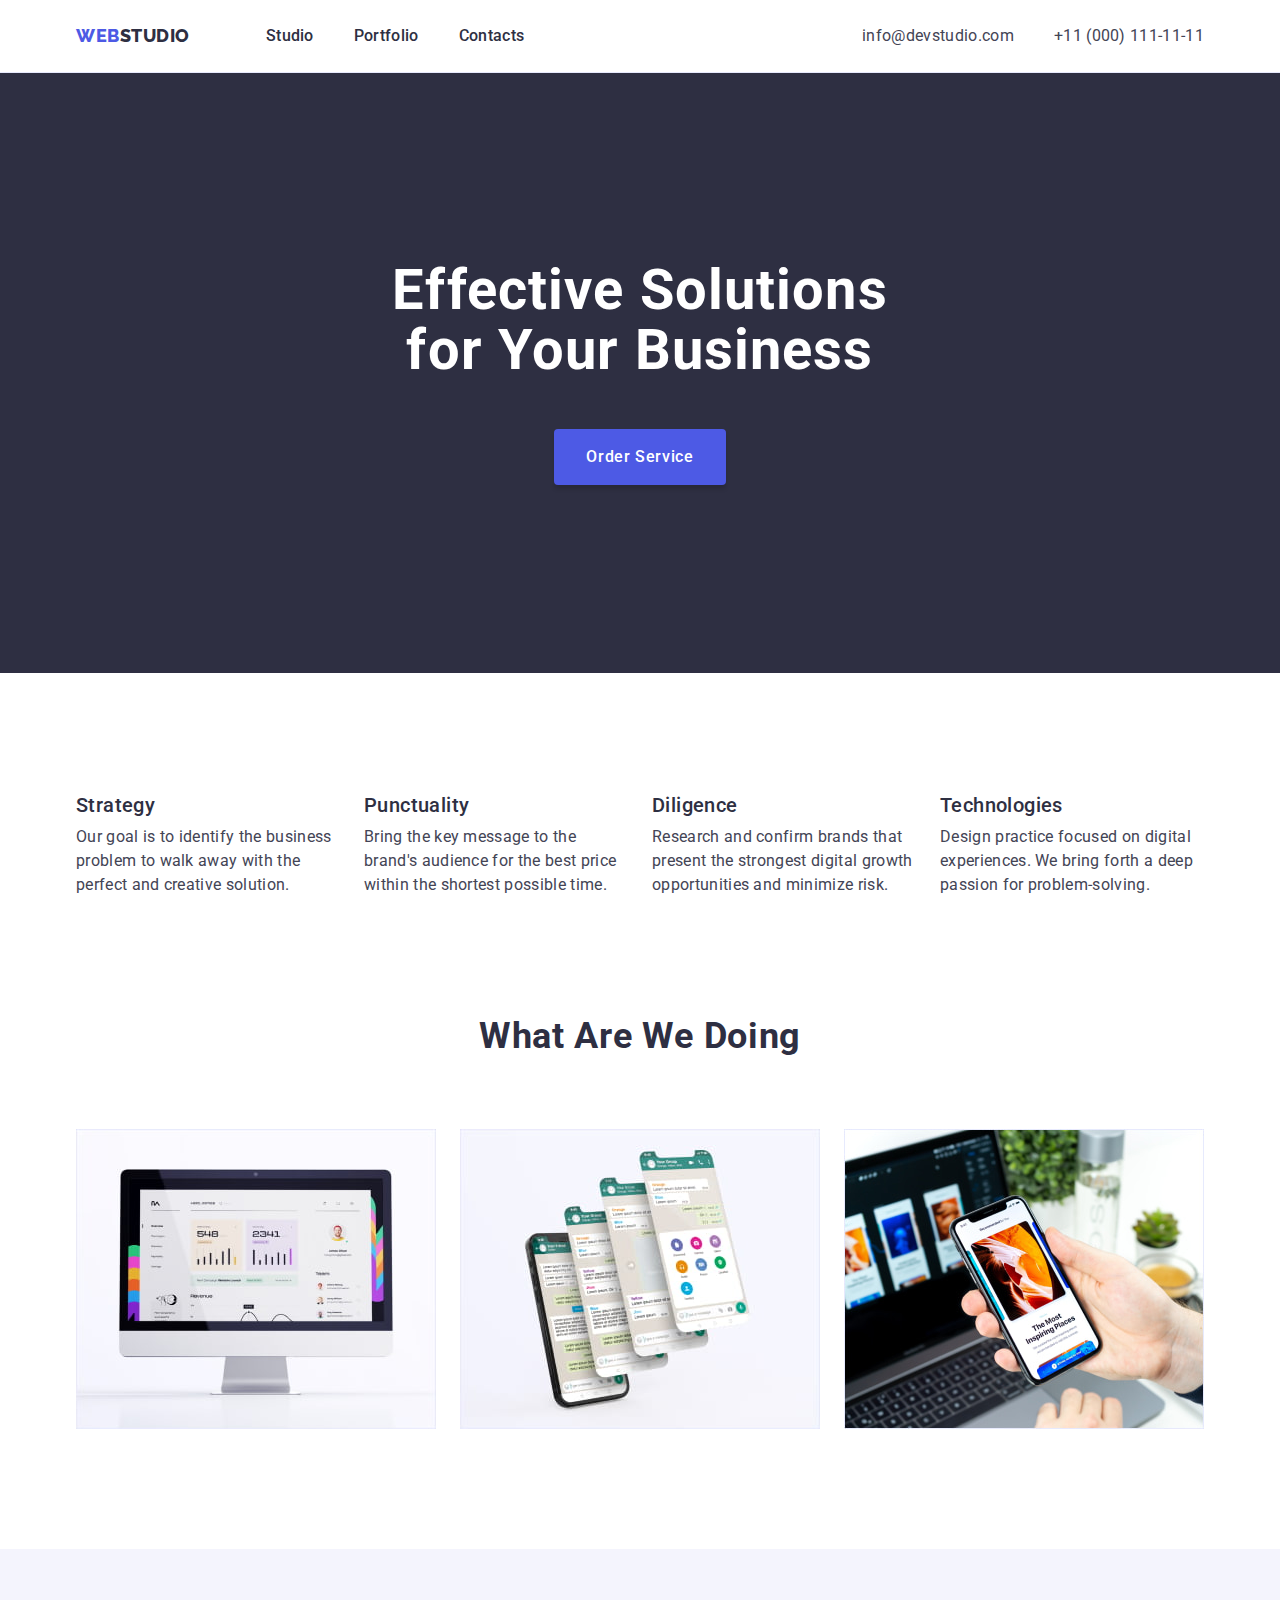
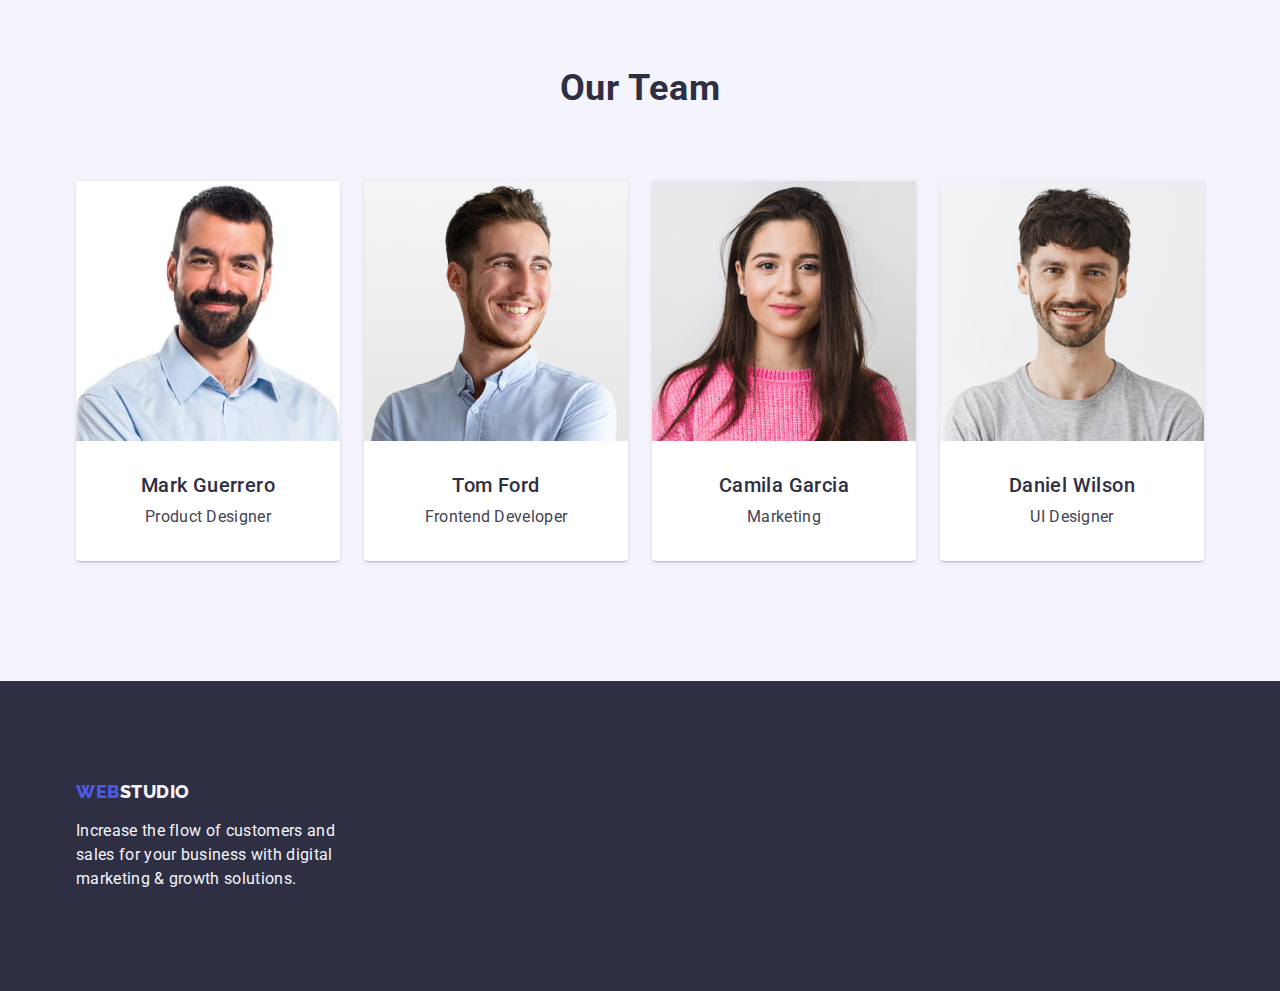
<file: index.html>
<!DOCTYPE html>
<html lang="en">
<head>
    <meta charset="UTF-8">
    <meta http-equiv="X-UA-Compatible" content="IE=edge">
    <meta name="viewport" content="width=device-width, initial-scale=1.0">
    <title>Effective Solutions for Your Business</title>
    <link rel="preconnect" href="https://fonts.googleapis.com">
    <link rel="preconnect" href="https://fonts.gstatic.com" crossorigin>
    <link href="https://fonts.googleapis.com/css2?family=Raleway:wght@800&display=swap" rel="stylesheet">
    <link href="https://fonts.googleapis.com/css2?family=Roboto:wght@400;500;700;900&display=swap" rel="stylesheet">
    <link
      rel="stylesheet"
      href="https://cdnjs.cloudflare.com/ajax/libs/modern-normalize/1.1.0/modern-normalize.min.css">
    <link rel="stylesheet" href="./css/styles.css">
</head>

<body>
    <header class="header">
        <div class="header-container container">
            <nav class="page-nav">
                <a href="./index.html" class="logo link">Web<span class="part-logo">Studio</span></a>
                <ul class="page-nav-left list">
                    <li>
                        <a href="./index.html" class="nav link">Studio</a>
                    </li>
                    <li>
                        <a href="./portfolio.html" class="nav link">Portfolio</a>
                    </li>
                    <li>
                        <a href="" class="nav link">Contacts</a>
                    </li>
                </ul>
            </nav>
            <address class="contacts">
                <ul class="page-nav-right list">
                    <li>
                        <a href="mailto:info@devstudio.com" class="contact-nav link">info@devstudio.com</a>
                    </li>
                    <li>
                        <a href="tel:+110001111111" class="contact-nav link">+11 (000) 111-11-11</a>
                    </li>
                </ul>
            </address>
        </div>
    </header>

    <main>
        <section class="title-section">
            <div class="title-container container">
                <h1 class="page-title">Effective Solutions for Your Business</h1>
                <button type="button" class="button-order">Order Service</button>
            </div>
        </section>

        <section class="desc-section">
            <div class="container">
                <h2 class="visually-hidden" hidden>Our description</h2>
                <ul class="desc-container list">
                     <li class="info-container">
                        <h3 class="sub-title">Strategy</h3>
                        <p class="info">Our goal is to identify the business problem to walk away with the perfect and creative solution.</p>
                    </li>
                    <li class="info-container">
                        <h3 class="sub-title">Punctuality</h3>
                        <p class="info">Bring the key message to the brand's audience for the best price within the shortest possible time.</p>
                    </li>
                    <li class="info-container">
                        <h3 class="sub-title">Diligence</h3>
                        <p class="info">Research and confirm brands that present the strongest digital growth opportunities and minimize risk.</p>
                    </li>
                    <li class="info-container">
                        <h3 class="sub-title">Technologies</h3>
                        <p class="info">Design practice focused on digital experiences. We bring forth a deep passion for problem-solving.</p>
                    </li>
                </ul>
            </div>
        </section>  

        <section class="img-section">
            <div class="container">
                <h2 class="second-title">What are we doing</h2>
                 <ul class="img-container list">
                    <li class="img-item">
                        <img src="./images/img1.jpg"  alt="Монітор на якому відображаеться аналітика юзерів" width="360" height="300">
                    </li>
                    <li class="img-item">
                        <img src="./images/img2.jpg"  alt="Mобільні телефони з чатами" width="360" height="300">
                    </li>
                    <li class="img-item">
                        <img src="./images/img3.jpg"  alt="На фоні стоїть ноутбук, в руках телефон, в якому відкрита інфо сторінка" width="360" height="300">
                    </li>
                </ul>
            </div>
        </section>

        <section class="team-card-section">
            <div class="container">
                <h2 class="title-ourteam">Our Team</h2>
                <ul class="team-container list">
                    <li class="card-content">
                        <img src="./images/Mark.jpg" alt="Photo of Mark Guerrero" width="264" height="260">
                        <div class="team-name">
                            <h3 class="sub-title">Mark Guerrero</h3>
                            <p class="info">Product Designer</p>
                        </div>
                    </li>
                    <li class="card-content">
                        <img src="./images/Tom.jpg" alt="Photo of Tom Ford" width="264" height="260">
                        <div class="team-name">
                            <h3 class="sub-title">Tom Ford</h3>
                            <p class="info">Frontend Developer</p>
                        </div>
                    </li>
                     <li class="card-content">
                        <img src="./images/Camila.jpg" alt="Photo of Camila Garcia" width="264" height="260">
                        <div class="team-name">
                            <h3 class="sub-title">Camila Garcia</h3>
                            <p class="info">Marketing</p>
                        </div>
                    </li>
                    <li class="card-content">
                        <img src="./images/Daniel.jpg" alt="Photo of Daniel Wilson" width="264" height="260">
                        <div class="team-name">
                            <h3 class="sub-title">Daniel Wilson</h3>
                            <p class="info">UI Designer</p>
                        </div>
                    </li>
                 </ul>
            </div>
        </section>
    </main>

    <footer class="footer">
            <div class="container">
                <a href="./index.html" class="footer-logo logo link">Web<span class="part-logo light-part">Studio</span></a>
                <p class="footer-desc">Increase the flow of customers and sales for your business with digital marketing & growth solutions.</p>
            </div>
    </footer>
</body>
</html>
</file>
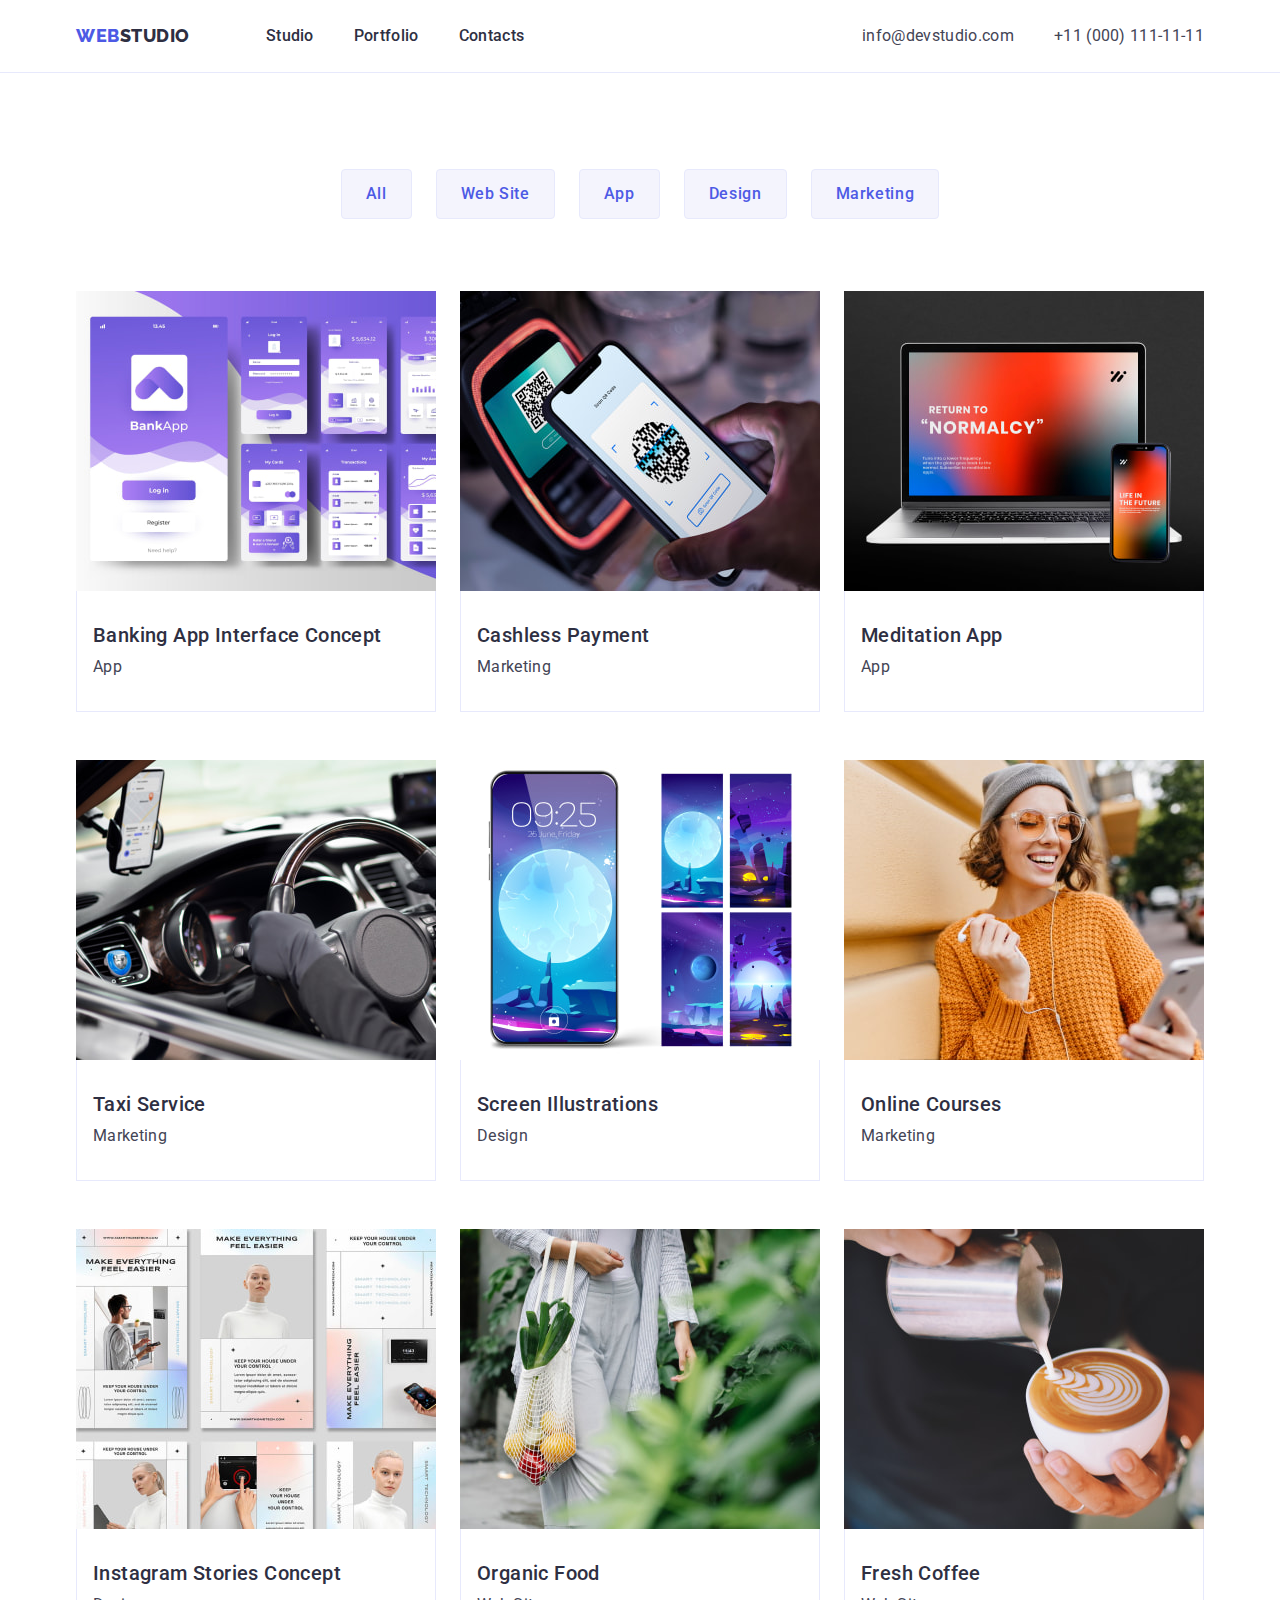
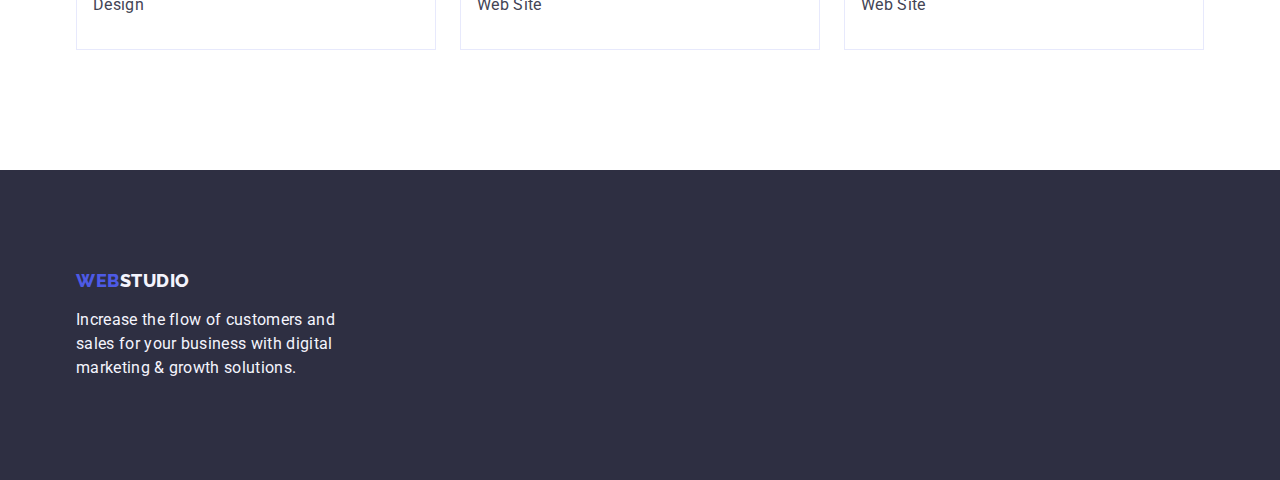
<file: portfolio.html>
<!DOCTYPE html>
<html lang="en">
<head>
    <meta charset="UTF-8">
    <meta http-equiv="X-UA-Compatible" content="IE=edge">
    <meta name="viewport" content="width=device-width, initial-scale=1.0">
    <title>Portfolio</title>
    <link rel="preconnect" href="https://fonts.googleapis.com">
    <link rel="preconnect" href="https://fonts.gstatic.com" crossorigin>
    <link href="https://fonts.googleapis.com/css2?family=Raleway:wght@800&display=swap" rel="stylesheet">
    <link href="https://fonts.googleapis.com/css2?family=Roboto:wght@400;500;700;900&display=swap" rel="stylesheet">
      <link
      rel="stylesheet"
      href="https://cdnjs.cloudflare.com/ajax/libs/modern-normalize/1.1.0/modern-normalize.min.css">
    <link rel="stylesheet" href="./css/styles.css">
    
</head>
<body>
    <header class="header">
        <div class="header-container container">
            <nav class="page-nav">
                <a href="./index.html" class="logo link">Web<span class="part-logo">Studio</span></a>
                <ul class="page-nav-left list">
                    <li>
                        <a href="./index.html" class="nav link">Studio</a>
                    </li>
                    <li>
                        <a href="./portfolio.html" class="nav link">Portfolio</a>
                    </li>
                    <li>
                        <a href="" class="nav link">Contacts</a>
                    </li>
                </ul>
            </nav>
            <address class="contacts">
                <ul class="page-nav-right list">
                    <li>
                        <a href="mailto:info@devstudio.com" class="contact-nav link">info@devstudio.com</a>
                    </li>
                    <li>
                        <a href="tel:+110001111111" class="contact-nav link">+11 (000) 111-11-11</a>
                    </li>
                </ul>
            </address>
        </div>
    </header>

    <main>
        <section class="section-filter">
            <div class="container">
                <h1 hidden>Filter menu</h1>
                <ul class="btn-filter list">
                    <li>
                        <button type='button' class="filter-button">All</button>
                    </li>
                    <li>
                        <button type='button' class="filter-button">Web Site</button>
                    </li>
                    <li>
                        <button type='button' class="filter-button">App</button>
                    </li>
                    <li>
                        <button type='button' class="filter-button">Design</button>
                    </li>
                    <li>
                        <button type='button' class="filter-button">Marketing</button>
                    </li>
                </ul>

                <ul class="cards-filter list">
                    <li class="card-info-block">
                        <a href="" class="link">
                            <img src="./images/project-card/banking-app.jpg" alt="Banking App Interface Concept" width="360" height="300">
                            <div class="card-info">
                                <h2 class="sub-title">Banking App Interface Concept</h2>
                                <p class="info">App</p>
                            </div>
                        </a>
                    </li>
                    <li class="card-info-block">
                        <a href="" class="link">
                            <img src="./images/project-card/cashless-payment.jpg" alt="Cashless Payment" width="360" height="300">
                            <div class="card-info">
                                <h2 class="sub-title">Cashless Payment</h2>
                                <p class="info">Marketing</p>
                            </div>
                        </a>
                    </li>
                    <li class="card-info-block">
                        <a href="" class="link">
                            <img src="./images/project-card/meditation-app.jpg" alt="Meditation App" width="360" height="300">
                            <div class="card-info">
                                <h2 class="sub-title">Meditation App</h2>
                                <p class="info">App</p>
                            </div>
                        </a>
                    </li>
                    <li class="card-info-block">
                        <a href="" class="link">
                            <img src="./images/project-card/taxi-service.jpg" alt="Taxi Service" width="360" height="300">
                            <div class="card-info">
                                <h2 class="sub-title">Taxi Service</h2>
                                <p class="info">Marketing</p>
                            </div>
                        </a>
                    </li>
                    <li class="card-info-block">
                        <a href="" class="link">
                            <img src="./images/project-card/screen-lllustrations.jpg" alt="Screen Illustrations" width="360" height="300">
                            <div class="card-info">
                                <h2 class="sub-title">Screen Illustrations</h2>
                                <p class="info">Design</p>
                            </div>
                        </a>
                    </li>
                    <li class="card-info-block">
                        <a href="" class="link">
                            <img src="./images/project-card/online-course.jpg" alt="Online Courses" width="360" height="300">
                            <div class="card-info">
                                <h2 class="sub-title">Online Courses</h2>
                                <p class="info">Marketing</p>
                            </div>
                        </a>
                    </li>
                    <li class="card-info-block">
                        <a href="" class="link">
                            <img src="./images/project-card/int-stories.jpg" alt="Instagram Stories Concept" width="360" height="300">
                            <div class="card-info">
                                <h2 class="sub-title">Instagram Stories Concept</h2>
                                <p class="info">Design</p>
                            </div>
                        </a>
                    </li>
                    <li class="card-info-block">
                        <a href="" class="link">
                            <img src="./images/project-card/organic-food.jpg" alt="Organic Food" width="360" height="300">
                            <div class="card-info">
                                <h2 class="sub-title">Organic Food</h2>
                                <p class="info">Web Site</p>
                            </div>
                        </a>
                    </li>
                    <li class="card-info-block">
                        <a href="" class="link">
                            <img src="./images/project-card/fresh-coffee.jpg" alt="Fresh Coffee" width="360" height="300">
                            <div class="card-info">
                                <h2 class="sub-title">Fresh Coffee</h2>
                                <p class="info">Web Site</p>
                            </div>
                        </a>
                    </li>
                </ul>
            </div>
        </section>
    </main>
    
    <footer class="footer">
        <div class="container">
            <a href="./index.html" class="footer-logo logo link">Web<span class="part-logo light-part">Studio</span></a>
            <p class="footer-desc">Increase the flow of customers and sales for your business with digital marketing & growth
                solutions.</p>
        </div>
    </footer>
</body>
</html>
</file>
<file: css/styles.css>
:root {
    /* Загальний колір всього тексту */
    --main-text-color: #434455;
    --headers-color: #2E2F42;
    --logo-firstpart-color: #4D5AE5;
    --cursor-color: #404bbf;
    --portfolio-botton-text-color: #4D5AE5;
    --logo-footer-color: #f4f4fd;
    --border-color: #E7E9FC;
    /* Загальний шрифт */
    --logo-font-family: 'Raleway', sans-serif;
    --main-font-family: 'Roboto', sans-serif;
    /* Загальний колір фону */
    --body-background-color: #FFFFFF;
    --title-background-color: #2E2F42;
    --footer-background-color: #2E2F42;
    --portfolio-button-background-color: #F4F4FD;
}

body {
    font-family: var(--main-font-family);
    color: var(--main-text-color);
    background-color: var(--body-background-color);
}

/*=============================================
=            basic style            =
=============================================*/

h1,h2,h3,h4,h5,h6, p {
    margin: 0;
}
ul {
    margin: 0;
}
.container {
    width: 1158px;
    margin: 0 auto;
    padding: 0 15px;
}
.section {
    padding: 0;
}
.link {
    text-decoration: none;
    margin: 0;
    padding: 0;
}
.list {
    list-style: none;
    margin: 0;
    padding: 0;
    
}
img {
    display: block;
}
.visually-hidden {
    position: absolute;
    width: 1px;
    height: 1px;
    margin: -1px;
    border: 0;
    padding: 0;

    white-space: nowrap;
    clip-path: inset(100%);
    clip: rect(0 0 0 0);
    overflow: hidden;
}
/* paragraphs */
.info {
    font-family: var(--main-font-family);
    font-weight: 400;
    font-size: 16px;
    line-height: 1.5;
    letter-spacing: 0.02em;
    color: var(--main-text-color);
}

/*=============================================
=            Header   style    display     =
=============================================*/
.header {
    margin-left: auto;
    margin-right: auto;
    border-bottom: 1px solid var(--border-color)
}

.header-container {
    display: flex;
    align-items: center;
}
.page-nav {
    display: flex;
    align-items: center;
}
.page-nav-left {
    display: flex;
    gap: 40px;
    padding: 24px 0;
}
.page-nav-right {
    display: flex;
    align-items: center;
    gap: 40px;
}

/*=============================================
=            logo style            =
=============================================*/
.logo {
    font-family: 'Raleway', sans-serif;
    font-weight: 800;
    font-size: 18px;
    line-height: 1.17;
    text-transform: uppercase;
    letter-spacing: 0.03em;
    color: var(--logo-firstpart-color);
    margin-right: 76px
}
.part-logo {
    color: var(--headers-color);
    font-family: var(--logo-font-family);
    font-weight: 800;
    font-size: 18px;
    line-height: 1.17;
    letter-spacing: 0.03em;
    text-transform: uppercase;
}

/*---------- header  navigation  ----------*/
.nav {
    font-weight: 500;
    font-size: 16px;
    line-height: 1.5;
    letter-spacing: 0.02em;
    color: var(--headers-color);
    padding: 24px 0;
}
.nav:hover,
.nav:focus {
    color: var(--cursor-color);
}
.contacts {
    font-style: normal;
    margin-left: auto;
}
.contact-nav {
    font-size: 16px;
    line-height: 1.5;
    letter-spacing: 0.02em;
    color: var(--main-text-color);
}
.contact-nav:hover,
.contact-nav:focus {
    color: var(--cursor-color);
}

/*=============================================
=            First section           =
=============================================*/
.title-section {
    background-color: var(--title-background-color);
    padding: 188px 0;
    
}
.button-order {
    display: block;
    margin-top: 48px;
    margin-left: auto;
    margin-right: auto;
    padding: 16px 32px;
    color: #FFFFFF;
    font-weight: 500;
    font-size: 16px;
    line-height: 1.5;
    letter-spacing: 0.04em;
    background-color: #4D5AE5;
    cursor: pointer;
    font-family: var(--main-font-family);
    border-radius: 4px;
    box-shadow: 0px 4px 4px rgba(0, 0, 0, 0.15);
    border: none;
    min-width: 169px

}
.button-order:hover,
.button-order:focus {
    background-color: #404BBF;
}

/*=============================================
=            ALl titles            =
=============================================*/
.page-title {
    color: #FFFFFF;
    font-weight: 700;
    font-size: 56px;
    line-height: 1.07;
    letter-spacing: 0.02em;
    max-width: 496px;
    margin: 0 auto;
    text-align: center;
}
.second-title {
    font-size: 36px;
    line-height: 1.11;
    text-align: center;
    letter-spacing: 0.02em;
    text-transform: capitalize;
    color: var(--headers-color);
    margin-bottom: 72px;
}
.sub-title {
    font-family: var(--main-font-family);
    font-weight: 500;
    font-size: 20px;
    line-height: 1.2;
    letter-spacing: 0.02em;
    color: var(--headers-color);
    margin-bottom: 8px;
}
.title-ourteam {
    font-size: 36px;
    line-height: 1.11;
    text-align: center;
    letter-spacing: 0.02em;
    text-transform: capitalize;
    color: var(--headers-color);
    margin-bottom: 72px;
    text-align: center;
}

/*=============================================
=            decription section  / second          =
=============================================*/
.desc-section {
    padding: 120px 0;
}
.desc-container {
    display: flex;
    gap: 24px;
}
.info-container {
    flex-basis: 264px;
}

/*=============================================
=            What are we doing - img           =
=============================================*/
.img-section {
    padding-bottom: 120px;
}
.img-container {
    display: flex;
    gap: 24px;
}

/*=============================================
=            Our team            =
=============================================*/
.team-card-section {
    background-color: #F4F4FD;
    padding: 120px 0;
}
.team-container {
    display: flex;
    gap: 24px;
    text-align: center;
}
.card-content {
    background-color: #FFFFFF;
    border-radius: 0px 0px 4px 4px;
    box-shadow: 0px 1px 6px rgba(46, 47, 66, 0.08), 0px 1px 1px rgba(46, 47, 66, 0.16), 0px 2px 1px rgba(46, 47, 66, 0.08);
 
}
.team-name {
    padding: 32px 16px;
    gap: 8px;
}


/*=====  Footer  ======*/
.footer {
    background-color: var(--footer-background-color);
    color: #F4F4FD;
    padding: 100px 0;

}
.light-part {
    color: var(--logo-footer-color);
}
.footer-desc {
    margin-top: 17px;
    width: 264px;
    line-height: 1.5;
    letter-spacing: 0.02em;
}


/*=============================================
=            Portfolio  page - style           =
=============================================*/

/* Filter menu */
.filter-button {
    font-family: var(--main-font-family);
    font-weight: 500;
    font-size: 16px;
    line-height: 1.5;
    letter-spacing: 0.04em;
    color: var(--portfolio-botton-text-color);
    background-color: var(--portfolio-button-background-color);
    border: 1px solid #E7E9FC;
    border-radius: 4px;
    cursor: pointer;
    padding: 12px 24px;
}
.filter-button:hover,
.filter-button:focus {
    background-color: #404BBF;
    color: #FFFFFF;
    border: 1px solid transparent;
}
.section-filter {
    padding: 96px 0 120px;
}
.btn-filter {
    display: flex;
    gap: 24px;
    justify-content: center;
    margin-bottom: 72px;
    flex-direction: row;
    text-align: center;
}
.cards-filter {
    display: flex;
    flex-wrap: wrap;
    column-gap: 24px;
    row-gap: 48px;
}
.card-info-block {
    width: calc((100% - 48px) / 3);
}
.card-info {
    gap: 8px;
    padding: 32px 16px;
    border: 1px solid #E7E9FC;
    border-top: none;
}
</file>
